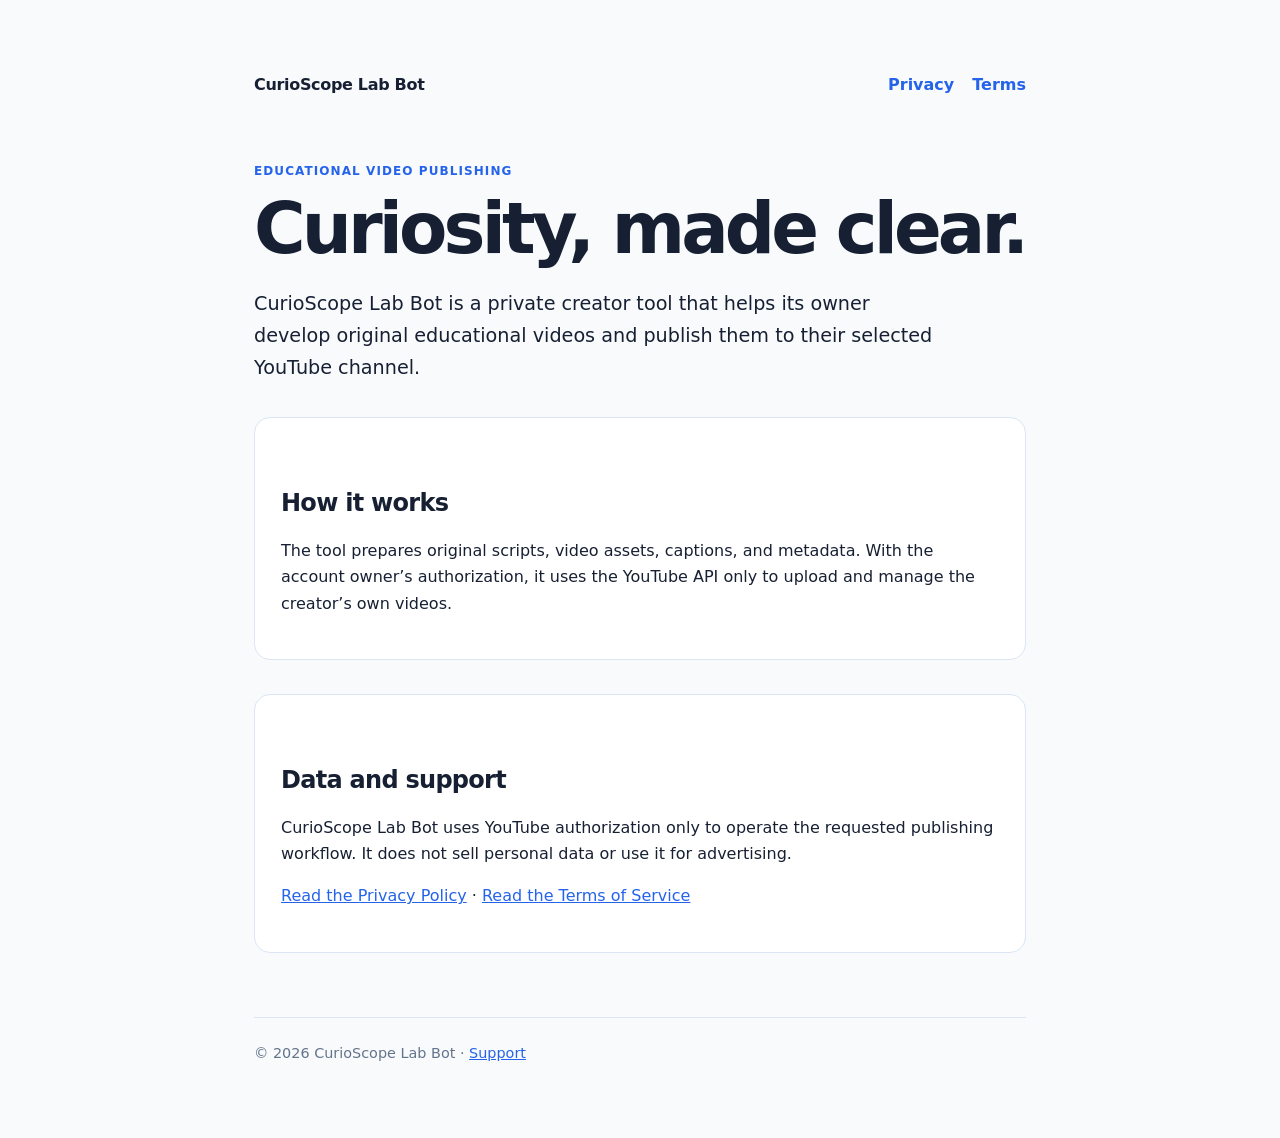
<file: curioscope-lab/index.html>
<!doctype html>
<html lang="en">
<head>
  <meta charset="utf-8">
  <meta name="viewport" content="width=device-width, initial-scale=1">
  <title>CurioScope Lab Bot</title>
  <meta name="description" content="CurioScope Lab Bot creates and publishes original educational videos to the channel selected by its owner.">
  <link rel="stylesheet" href="style.css">
</head>
<body>
  <main>
    <header>
      <a class="brand" href="./">CurioScope Lab Bot</a>
      <nav><a href="privacy/">Privacy</a><a href="terms/">Terms</a></nav>
    </header>
    <p class="eyebrow">Educational video publishing</p>
    <h1>Curiosity, made clear.</h1>
    <p class="lead">CurioScope Lab Bot is a private creator tool that helps its owner develop original educational videos and publish them to their selected YouTube channel.</p>
    <section class="card">
      <h2>How it works</h2>
      <p>The tool prepares original scripts, video assets, captions, and metadata. With the account owner’s authorization, it uses the YouTube API only to upload and manage the creator’s own videos.</p>
    </section>
    <section class="card">
      <h2>Data and support</h2>
      <p>CurioScope Lab Bot uses YouTube authorization only to operate the requested publishing workflow. It does not sell personal data or use it for advertising.</p>
      <p><a href="privacy/">Read the Privacy Policy</a> · <a href="terms/">Read the Terms of Service</a></p>
    </section>
    <footer>© 2026 CurioScope Lab Bot · <a href="mailto:sanil.shrestha.12@gmail.com">Support</a></footer>
  </main>
</body>
</html>
</file>
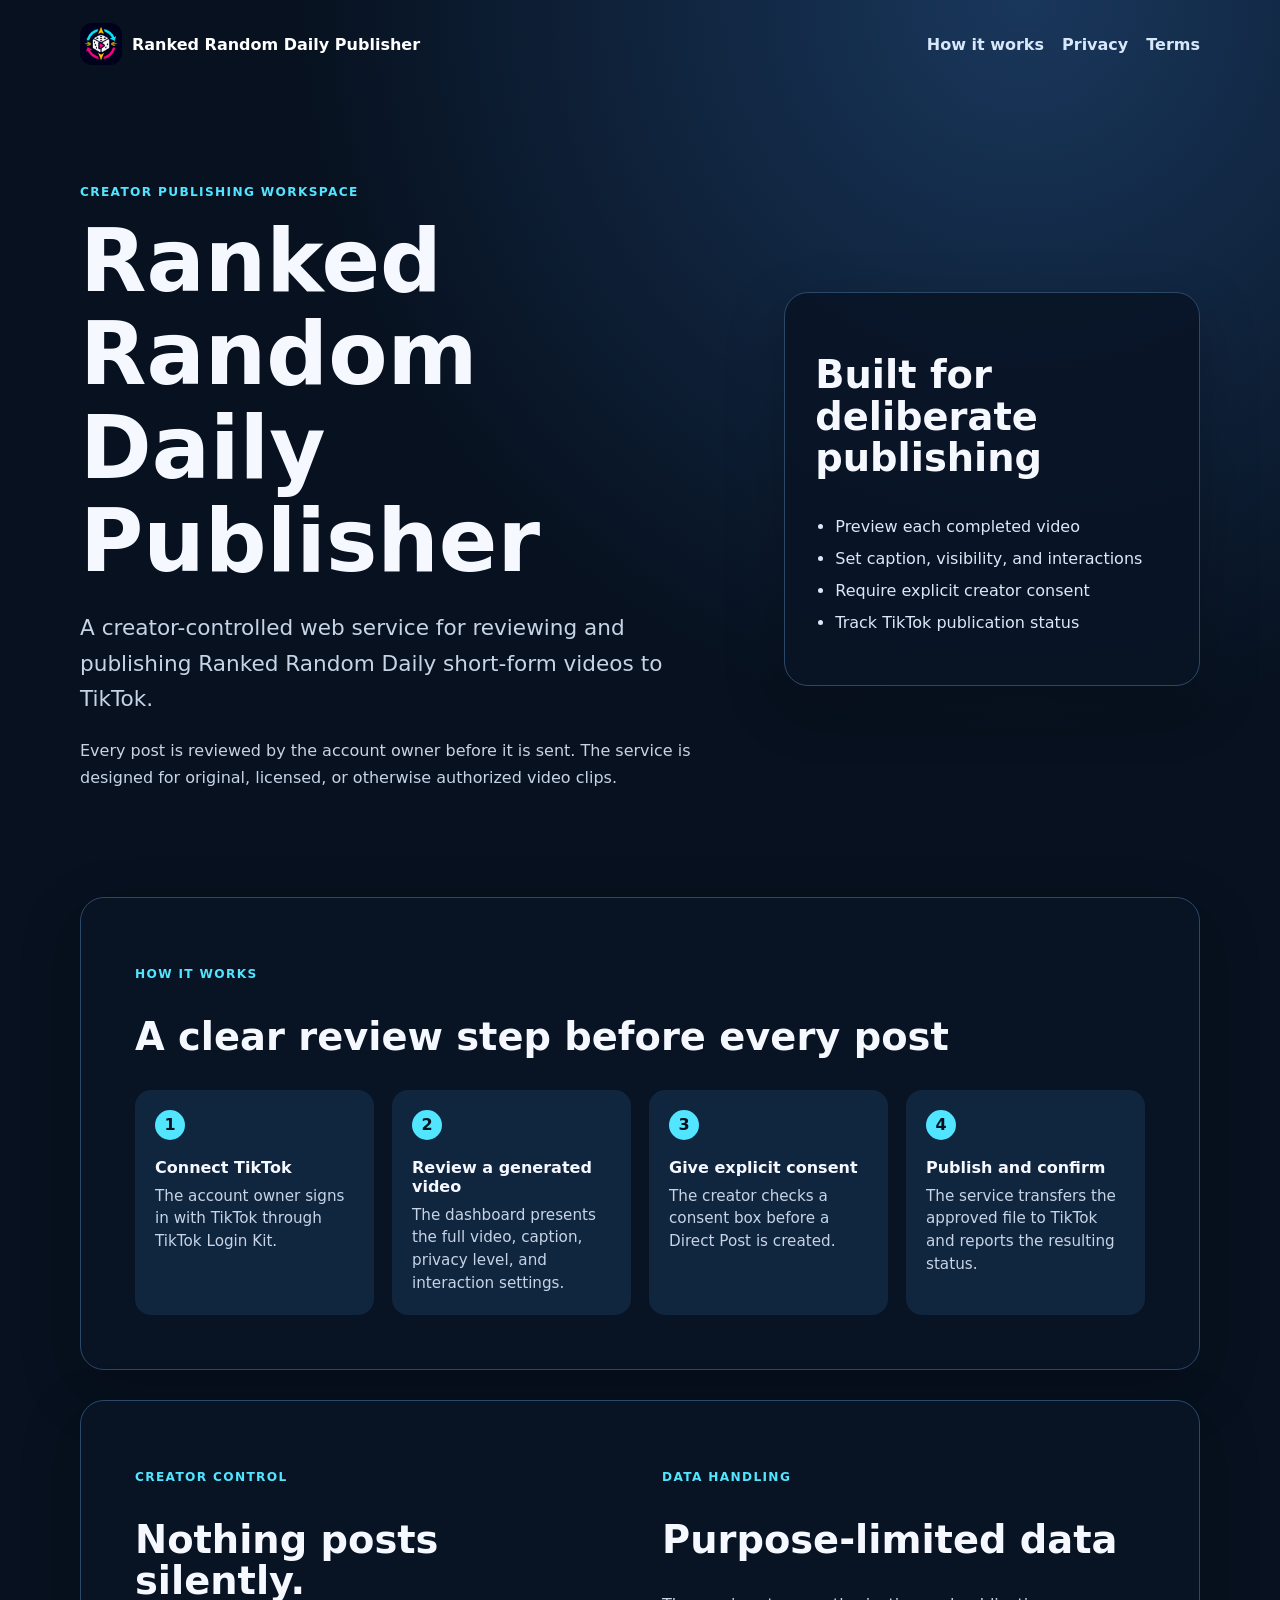
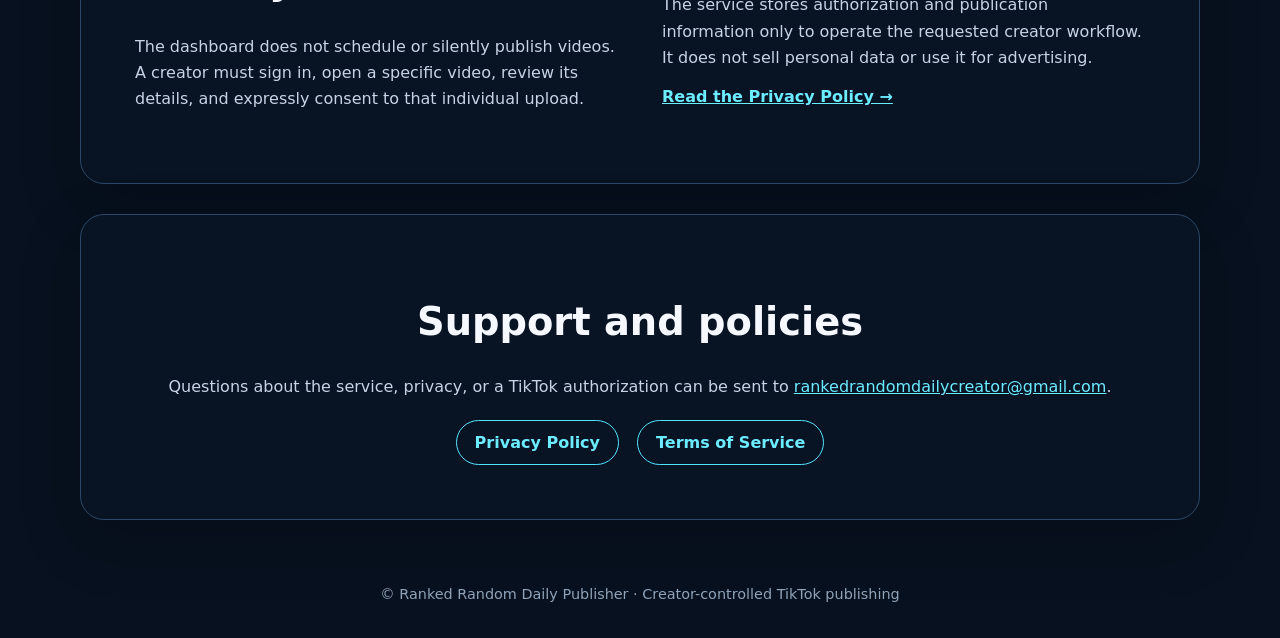
<file: ranked-random-daily/index.html>
<!doctype html>
<html lang="en">
<head>
  <meta charset="utf-8">
  <meta name="viewport" content="width=device-width,initial-scale=1">
  <title>Ranked Random Daily Publisher</title>
  <link rel="stylesheet" href="style.css">
</head>
<body>
  <header class="site-header">
    <a class="brand" href="./"><img class="icon" src="icon.png" alt="Ranked Random Daily Publisher icon"> Ranked Random Daily Publisher</a>
    <nav><a href="#how-it-works">How it works</a><a href="#privacy">Privacy</a><a href="terms/">Terms</a></nav>
  </header>
  <main>
    <section class="hero">
      <div>
        <p class="eyebrow">Creator publishing workspace</p>
        <h1>Ranked Random Daily Publisher</h1>
        <p class="lead">A creator-controlled web service for reviewing and publishing Ranked Random Daily short-form videos to TikTok.</p>
        <p>Every post is reviewed by the account owner before it is sent. The service is designed for original, licensed, or otherwise authorized video clips.</p>
      </div>
      <aside class="product-card"><h2>Built for deliberate publishing</h2><ul><li>Preview each completed video</li><li>Set caption, visibility, and interactions</li><li>Require explicit creator consent</li><li>Track TikTok publication status</li></ul></aside>
    </section>
    <section id="how-it-works" class="section">
      <p class="eyebrow">How it works</p><h2>A clear review step before every post</h2>
      <ol class="steps"><li><strong>Connect TikTok</strong><span>The account owner signs in with TikTok through TikTok Login Kit.</span></li><li><strong>Review a generated video</strong><span>The dashboard presents the full video, caption, privacy level, and interaction settings.</span></li><li><strong>Give explicit consent</strong><span>The creator checks a consent box before a Direct Post is created.</span></li><li><strong>Publish and confirm</strong><span>The service transfers the approved file to TikTok and reports the resulting status.</span></li></ol>
    </section>
    <section class="section split"><div><p class="eyebrow">Creator control</p><h2>Nothing posts silently.</h2><p>The dashboard does not schedule or silently publish videos. A creator must sign in, open a specific video, review its details, and expressly consent to that individual upload.</p></div><div><p class="eyebrow">Data handling</p><h2>Purpose-limited data</h2><p>The service stores authorization and publication information only to operate the requested creator workflow. It does not sell personal data or use it for advertising.</p><a class="text-link" href="privacy/">Read the Privacy Policy →</a></div></section>
    <section id="privacy" class="section contact-card"><h2>Support and policies</h2><p>Questions about the service, privacy, or a TikTok authorization can be sent to <a href="mailto:rankedrandomdailycreator@gmail.com">rankedrandomdailycreator@gmail.com</a>.</p><nav><a class="button" href="privacy/">Privacy Policy</a><a class="button" href="terms/">Terms of Service</a></nav></section>
  </main>
  <footer>© Ranked Random Daily Publisher · Creator-controlled TikTok publishing</footer>
</body>
</html>
</file>
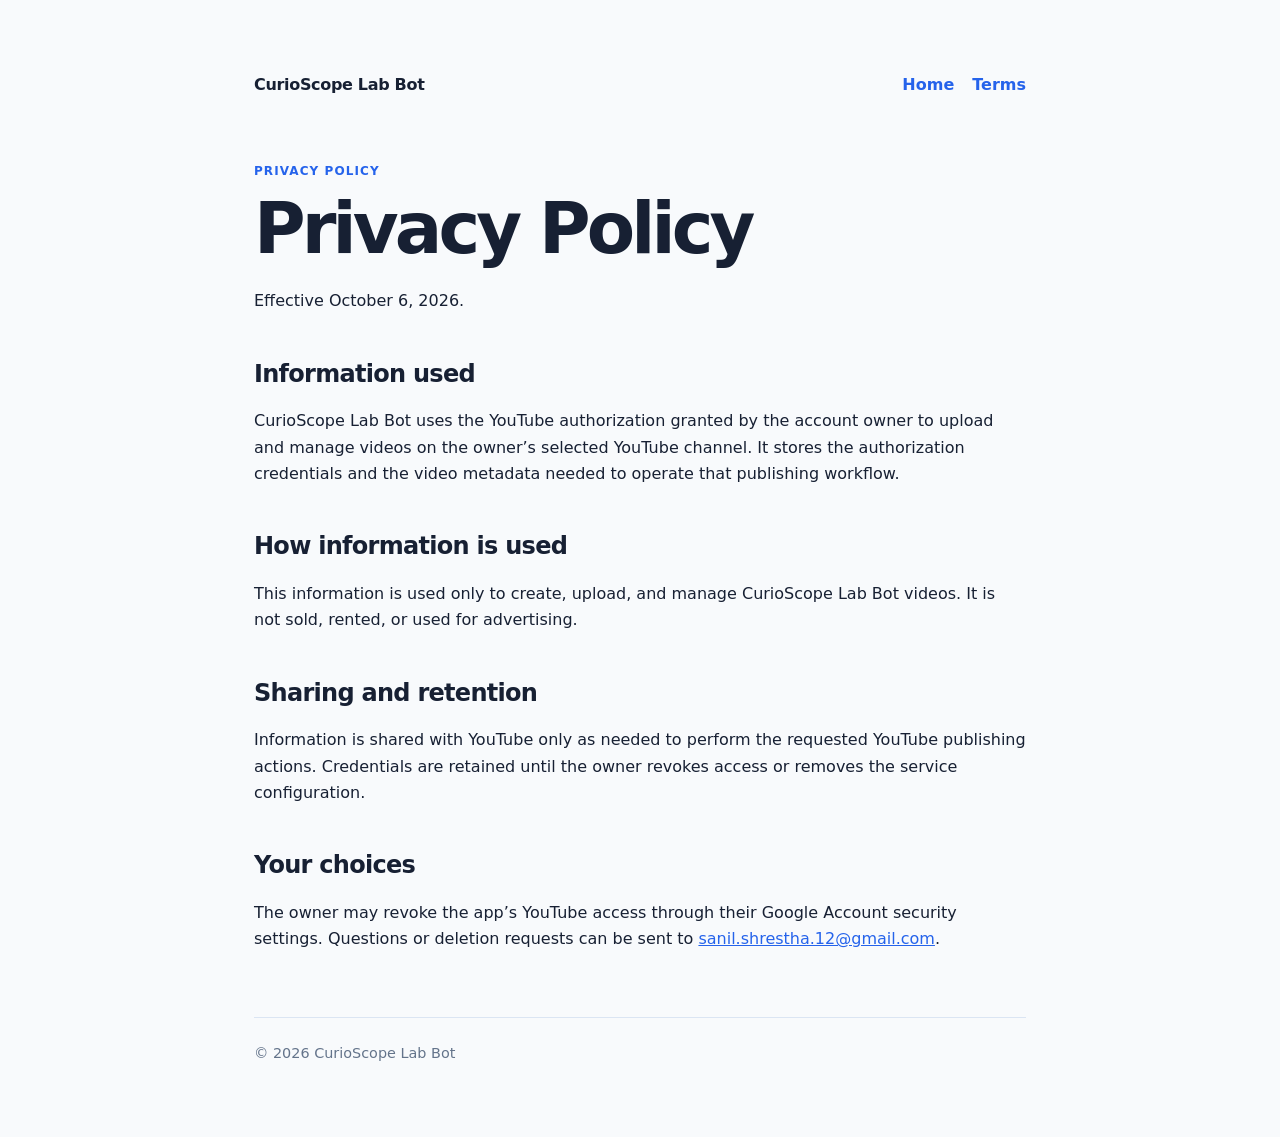
<file: curioscope-lab/privacy/index.html>
<!doctype html>
<html lang="en">
<head><meta charset="utf-8"><meta name="viewport" content="width=device-width, initial-scale=1"><title>Privacy Policy | CurioScope Lab Bot</title><link rel="stylesheet" href="../style.css"></head>
<body><main><header><a class="brand" href="../">CurioScope Lab Bot</a><nav><a href="../">Home</a><a href="../terms/">Terms</a></nav></header>
<p class="eyebrow">Privacy policy</p><h1>Privacy Policy</h1>
<p>Effective October 6, 2026.</p>
<h2>Information used</h2><p>CurioScope Lab Bot uses the YouTube authorization granted by the account owner to upload and manage videos on the owner’s selected YouTube channel. It stores the authorization credentials and the video metadata needed to operate that publishing workflow.</p>
<h2>How information is used</h2><p>This information is used only to create, upload, and manage CurioScope Lab Bot videos. It is not sold, rented, or used for advertising.</p>
<h2>Sharing and retention</h2><p>Information is shared with YouTube only as needed to perform the requested YouTube publishing actions. Credentials are retained until the owner revokes access or removes the service configuration.</p>
<h2>Your choices</h2><p>The owner may revoke the app’s YouTube access through their Google Account security settings. Questions or deletion requests can be sent to <a href="mailto:sanil.shrestha.12@gmail.com">sanil.shrestha.12@gmail.com</a>.</p>
<footer>© 2026 CurioScope Lab Bot</footer></main></body></html>
</file>
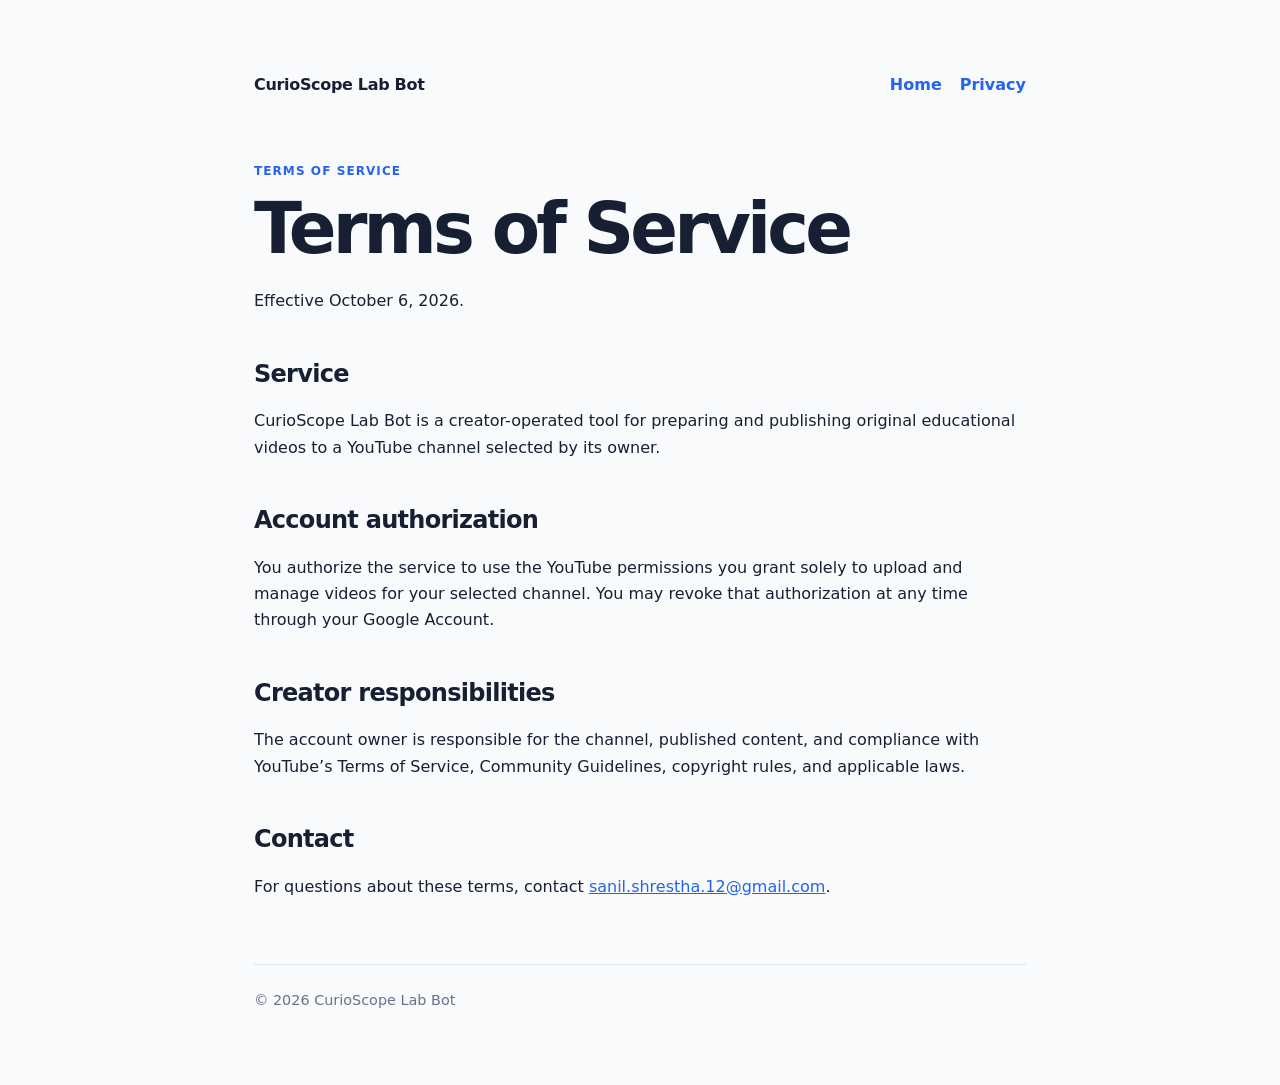
<file: curioscope-lab/terms/index.html>
<!doctype html>
<html lang="en">
<head><meta charset="utf-8"><meta name="viewport" content="width=device-width, initial-scale=1"><title>Terms of Service | CurioScope Lab Bot</title><link rel="stylesheet" href="../style.css"></head>
<body><main><header><a class="brand" href="../">CurioScope Lab Bot</a><nav><a href="../">Home</a><a href="../privacy/">Privacy</a></nav></header>
<p class="eyebrow">Terms of service</p><h1>Terms of Service</h1>
<p>Effective October 6, 2026.</p>
<h2>Service</h2><p>CurioScope Lab Bot is a creator-operated tool for preparing and publishing original educational videos to a YouTube channel selected by its owner.</p>
<h2>Account authorization</h2><p>You authorize the service to use the YouTube permissions you grant solely to upload and manage videos for your selected channel. You may revoke that authorization at any time through your Google Account.</p>
<h2>Creator responsibilities</h2><p>The account owner is responsible for the channel, published content, and compliance with YouTube’s Terms of Service, Community Guidelines, copyright rules, and applicable laws.</p>
<h2>Contact</h2><p>For questions about these terms, contact <a href="mailto:sanil.shrestha.12@gmail.com">sanil.shrestha.12@gmail.com</a>.</p>
<footer>© 2026 CurioScope Lab Bot</footer></main></body></html>
</file>
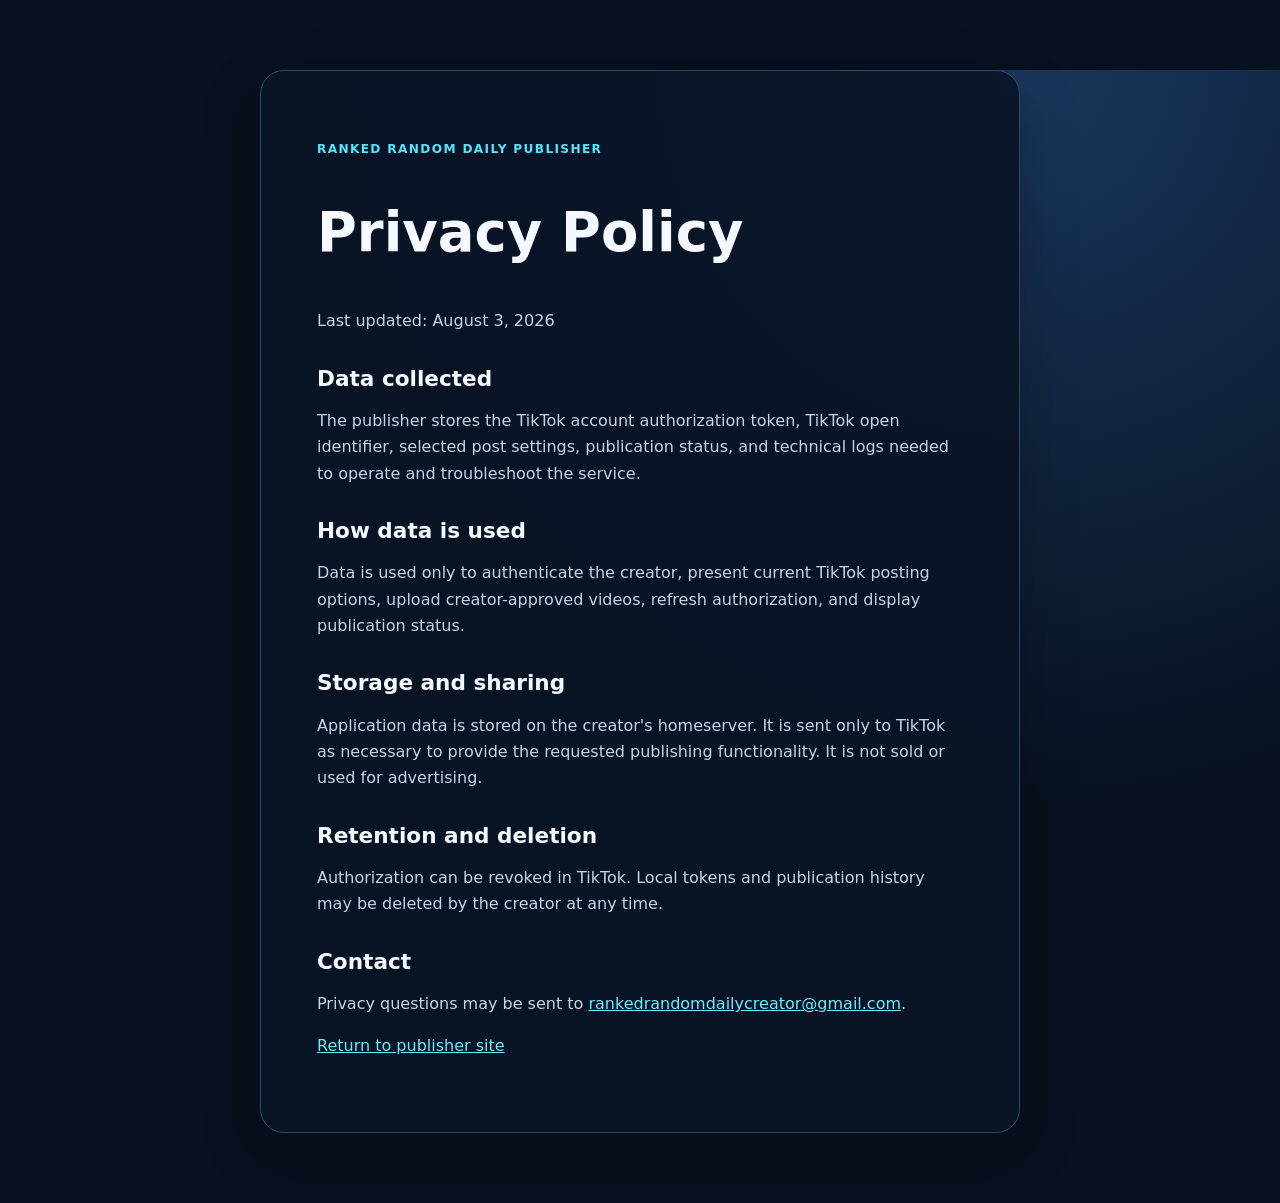
<file: ranked-random-daily/privacy/index.html>
<!doctype html>
<html lang="en"><head><meta charset="utf-8"><meta name="viewport" content="width=device-width,initial-scale=1"><title>Ranked Random Daily Publisher — Privacy Policy</title><link rel="stylesheet" href="../style.css"></head>
<body><article class="card"><p class="eyebrow">Ranked Random Daily Publisher</p><h1>Privacy Policy</h1><p>Last updated: August 3, 2026</p><h2>Data collected</h2><p>The publisher stores the TikTok account authorization token, TikTok open identifier, selected post settings, publication status, and technical logs needed to operate and troubleshoot the service.</p><h2>How data is used</h2><p>Data is used only to authenticate the creator, present current TikTok posting options, upload creator-approved videos, refresh authorization, and display publication status.</p><h2>Storage and sharing</h2><p>Application data is stored on the creator's homeserver. It is sent only to TikTok as necessary to provide the requested publishing functionality. It is not sold or used for advertising.</p><h2>Retention and deletion</h2><p>Authorization can be revoked in TikTok. Local tokens and publication history may be deleted by the creator at any time.</p><h2>Contact</h2><p>Privacy questions may be sent to <a href="mailto:rankedrandomdailycreator@gmail.com">rankedrandomdailycreator@gmail.com</a>.</p><p><a href="../">Return to publisher site</a></p></article></body></html>
</file>
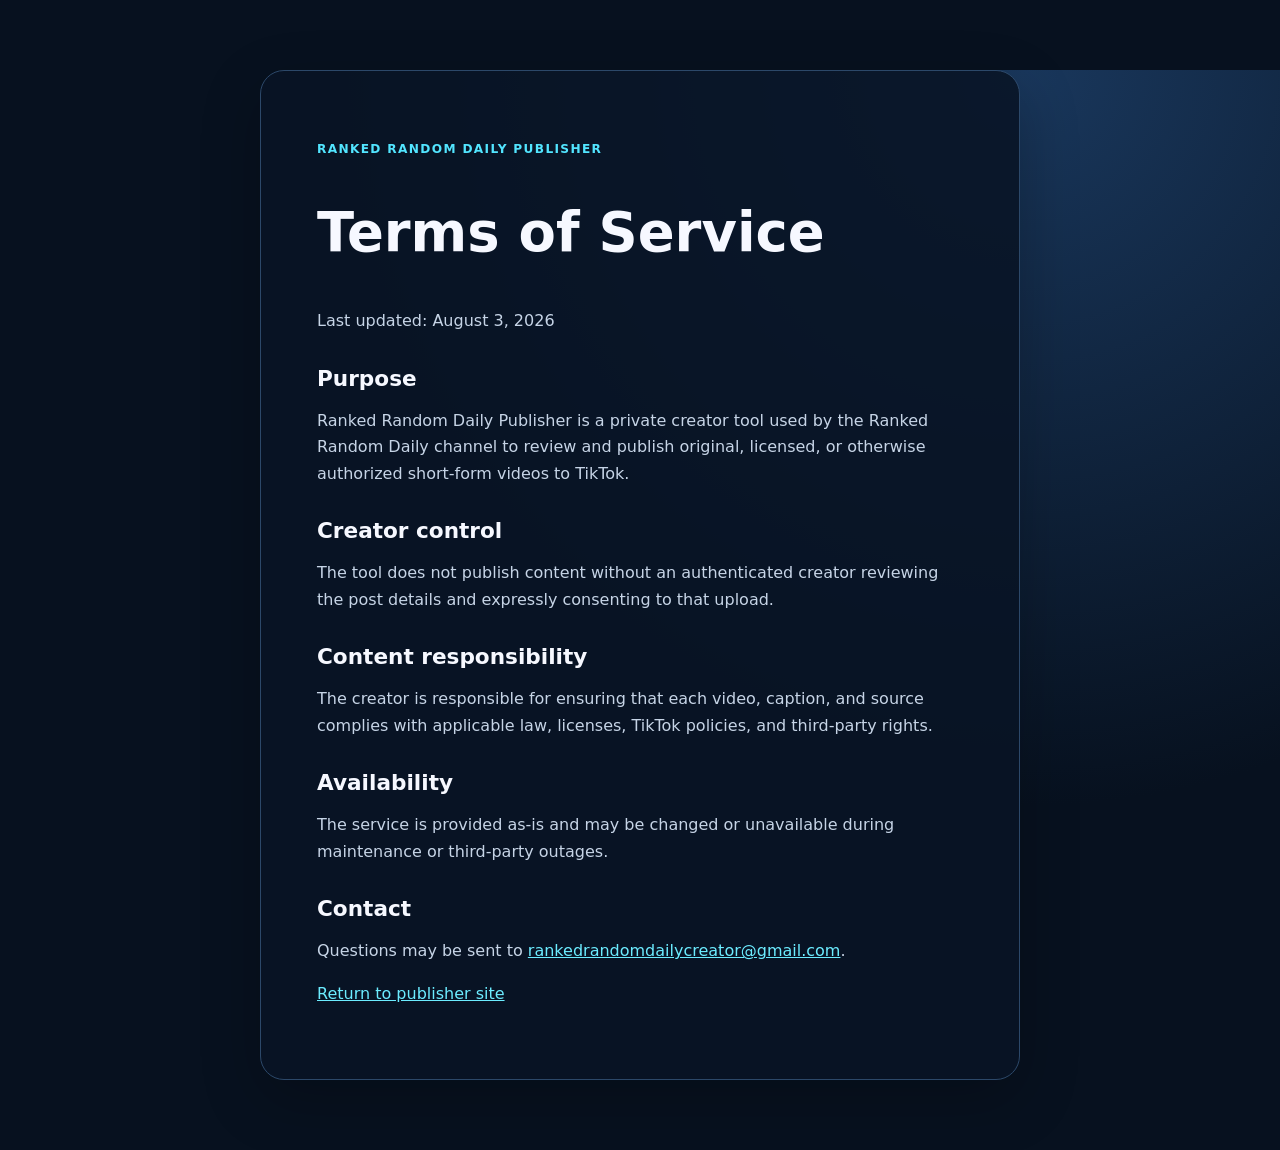
<file: ranked-random-daily/terms/index.html>
<!doctype html>
<html lang="en"><head><meta charset="utf-8"><meta name="viewport" content="width=device-width,initial-scale=1"><title>Ranked Random Daily Publisher — Terms of Service</title><link rel="stylesheet" href="../style.css"></head>
<body><article class="card"><p class="eyebrow">Ranked Random Daily Publisher</p><h1>Terms of Service</h1><p>Last updated: August 3, 2026</p><h2>Purpose</h2><p>Ranked Random Daily Publisher is a private creator tool used by the Ranked Random Daily channel to review and publish original, licensed, or otherwise authorized short-form videos to TikTok.</p><h2>Creator control</h2><p>The tool does not publish content without an authenticated creator reviewing the post details and expressly consenting to that upload.</p><h2>Content responsibility</h2><p>The creator is responsible for ensuring that each video, caption, and source complies with applicable law, licenses, TikTok policies, and third-party rights.</p><h2>Availability</h2><p>The service is provided as-is and may be changed or unavailable during maintenance or third-party outages.</p><h2>Contact</h2><p>Questions may be sent to <a href="mailto:rankedrandomdailycreator@gmail.com">rankedrandomdailycreator@gmail.com</a>.</p><p><a href="../">Return to publisher site</a></p></article></body></html>
</file>
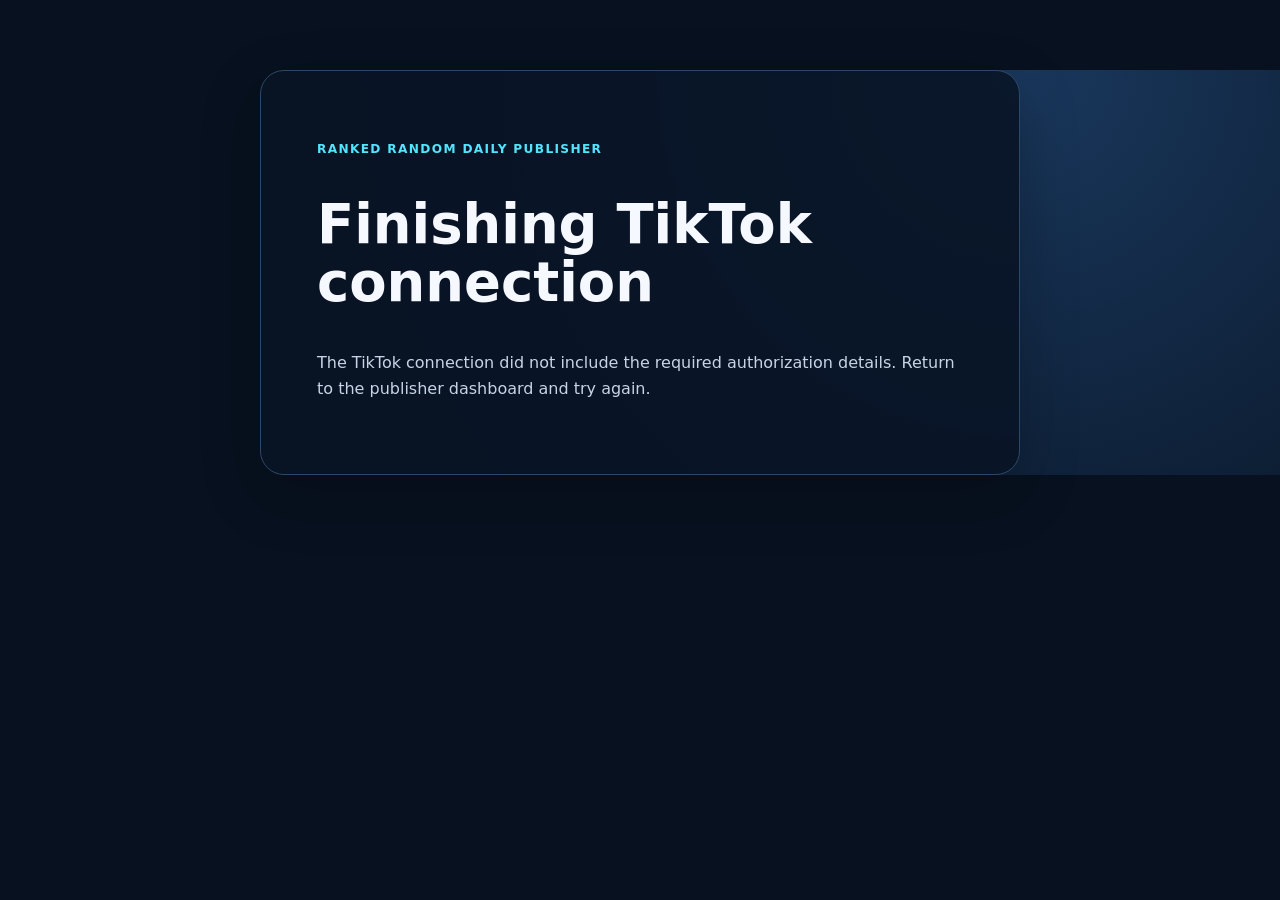
<file: ranked-random-daily/oauth/callback/index.html>
<!doctype html>
<html lang="en"><head><meta charset="utf-8"><meta name="viewport" content="width=device-width,initial-scale=1"><title>Ranked Random Daily Publisher</title><link rel="stylesheet" href="../../style.css"></head>
<body><main class="card"><p class="eyebrow">Ranked Random Daily Publisher</p><h1>Finishing TikTok connection</h1><p id="status">Securely returning to the creator dashboard…</p></main><script>
const params = new URLSearchParams(window.location.search);
const code = params.get('code'); const state = params.get('state');
const destination = new URL('https://homeserver.tail0076f5.ts.net:8444/oauth/callback');
if (code && state) { destination.searchParams.set('code', code); destination.searchParams.set('state', state); window.location.replace(destination); }
else { document.getElementById('status').textContent = 'The TikTok connection did not include the required authorization details. Return to the publisher dashboard and try again.'; }
</script></body></html>
</file>
<file: curioscope-lab/style.css>
:root { color-scheme: light; --ink:#172033; --blue:#2563eb; --sky:#eff6ff; --line:#dbe5f3; }
* { box-sizing:border-box; }
body { margin:0; background:#f8fafc; color:var(--ink); font:16px/1.65 Inter,ui-sans-serif,system-ui,-apple-system,BlinkMacSystemFont,"Segoe UI",sans-serif; }
main { max-width:820px; margin:0 auto; padding:72px 24px; }
header { display:flex; align-items:center; justify-content:space-between; gap:24px; margin-bottom:64px; }
.brand { color:var(--ink); font-weight:800; letter-spacing:-.02em; text-decoration:none; }
nav { display:flex; flex-wrap:wrap; gap:18px; }
a { color:var(--blue); }
nav a { text-decoration:none; font-weight:650; }
.eyebrow { color:var(--blue); font-weight:750; letter-spacing:.09em; text-transform:uppercase; font-size:.75rem; }
h1 { font-size:clamp(2.4rem,7vw,4.4rem); letter-spacing:-.055em; line-height:1.02; margin:.3rem 0 1.4rem; }
h2 { letter-spacing:-.03em; line-height:1.2; margin-top:2.8rem; }
.lead { font-size:1.2rem; max-width:680px; }
.card { background:#fff; border:1px solid var(--line); border-radius:16px; padding:26px; margin-top:34px; }
footer { border-top:1px solid var(--line); color:#64748b; font-size:.9rem; margin-top:64px; padding-top:24px; }
@media (max-width:560px) { main { padding:38px 20px; } header { align-items:flex-start; flex-direction:column; margin-bottom:42px; } }
</file>
<file: ranked-random-daily/style.css>
:root { color-scheme: dark; font-family: Inter, ui-sans-serif, system-ui, sans-serif; background: #07111f; color: #f6f8ff; }
* { box-sizing: border-box; } body { margin: 0; background: radial-gradient(circle at 80% 0%, #19375c 0, #07111f 46rem); } a { color: #6cecff; } p { color: #c6d4e6; line-height: 1.65; } h1,h2 { line-height: 1.08; } h2 { font-size: clamp(1.6rem, 3vw, 2.4rem); }
.site-header, main, footer { width: min(1120px, calc(100% - 40px)); margin: auto; }.site-header { display:flex; justify-content:space-between; align-items:center; gap:24px; min-height:88px; }.brand { display:flex; align-items:center; gap:10px; color:#fff; font-weight:800; text-decoration:none; }.icon { width:42px; height:42px; border-radius:12px; }.site-header nav, .contact-card nav { display:flex; flex-wrap:wrap; gap:18px; }.site-header nav a { color:#d8e8fa; text-decoration:none; font-weight:700; }
.hero { display:grid; grid-template-columns:1.35fr .85fr; gap:44px; padding:82px 0 60px; align-items:center; }.eyebrow { color:#52e5ff; font-weight:800; letter-spacing:.11em; text-transform:uppercase; font-size:.76rem; }.hero h1 { font-size:clamp(3rem, 7vw, 5.4rem); margin:.15em 0; }.lead { font-size:1.35rem; max-width:650px; }.product-card,.section,.card { border:1px solid #2c4869; background:rgba(8,20,37,.88); border-radius:24px; box-shadow:0 20px 60px rgba(0,0,0,.22); }.product-card { padding:30px; }.product-card ul { padding-left:20px; color:#dce8f5; line-height:2; }
.section { padding:clamp(28px,5vw,54px); margin:30px 0; }.steps { display:grid; grid-template-columns:repeat(4,1fr); gap:18px; list-style:none; padding:0; margin:30px 0 0; counter-reset:flow; }.steps li { counter-increment:flow; padding:20px; border-radius:16px; background:#10253e; }.steps li::before { content:counter(flow); display:grid; place-items:center; width:30px; height:30px; border-radius:50%; background:#52e5ff; color:#07111f; font-weight:900; margin-bottom:18px; }.steps strong,.steps span { display:block; }.steps span { color:#c6d4e6; margin-top:8px; font-size:.95rem; line-height:1.5; }.split { display:grid; grid-template-columns:1fr 1fr; gap:44px; }.contact-card { text-align:center; margin-bottom:56px; }.contact-card nav { justify-content:center; margin-top:20px; }.button { padding:12px 18px; border:1px solid #52e5ff; border-radius:999px; color:#6cecff; text-decoration:none; font-weight:800; }.text-link { font-weight:800; } footer { padding:10px 0 36px; color:#8fa3ba; font-size:.9rem; text-align:center; }
.card { width:min(760px,calc(100% - 40px)); margin:70px auto; padding:clamp(28px,6vw,56px); }.card h1 { font-size:clamp(2rem,6vw,3.4rem); }.card h2 { margin-top:32px; font-size:1.35rem; }
@media (max-width:760px) { .site-header,.hero,.split { display:block; }.site-header { padding:18px 0; }.site-header nav { margin-top:16px; }.hero { padding:45px 0 30px; }.product-card { margin-top:28px; }.steps { grid-template-columns:1fr; }.section { margin:20px 0; } }
</file>
